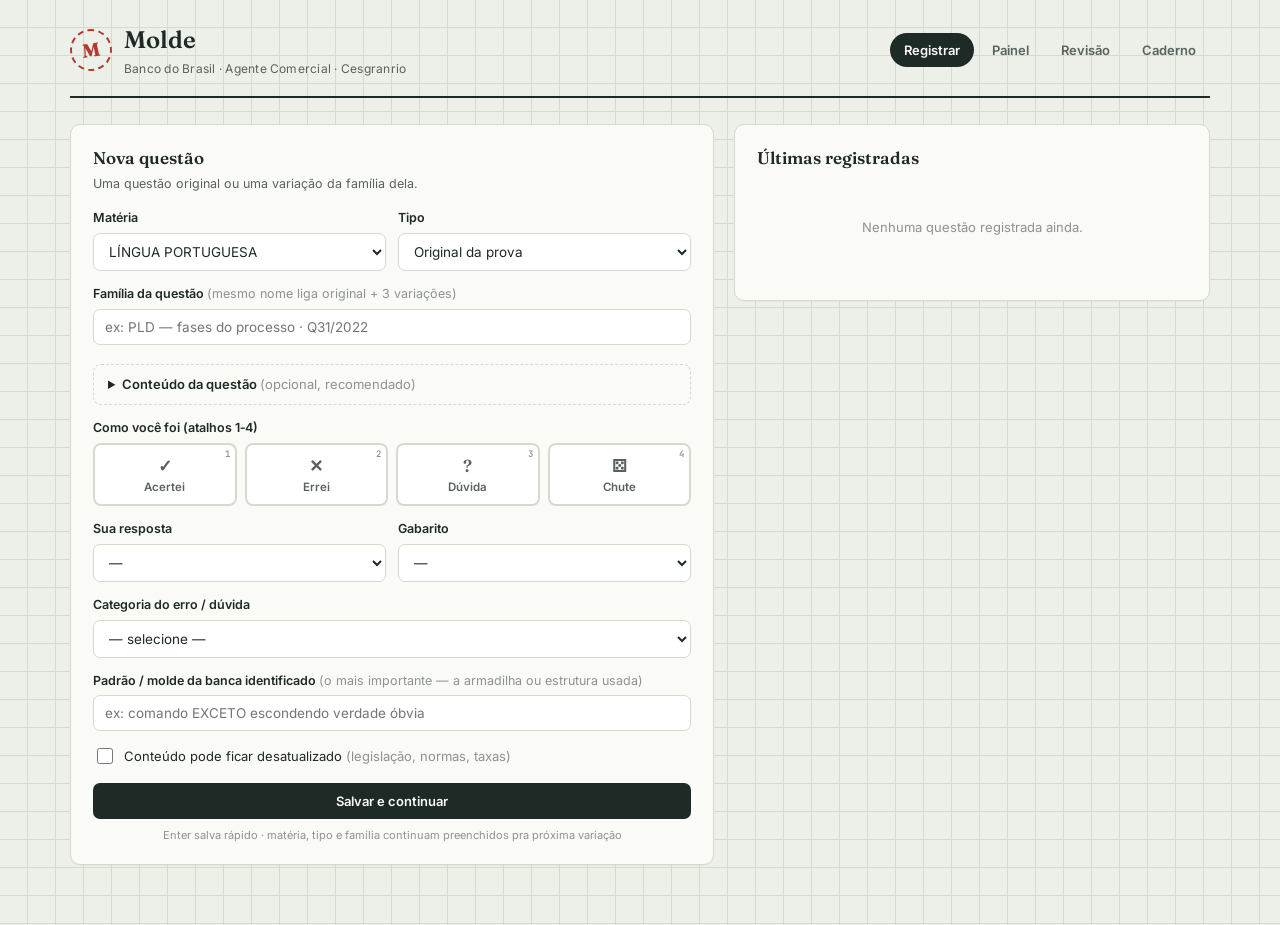
<file: index.html>
<!DOCTYPE html>
<html lang="pt-BR">
<head>
<meta charset="UTF-8">
<meta name="viewport" content="width=device-width, initial-scale=1.0">
<title>Molde — BB Agente Comercial · Cesgranrio</title>
<link rel="preconnect" href="https://fonts.googleapis.com">
<link href="https://fonts.googleapis.com/css2?family=Fraunces:opsz,wght@9..144,500;9..144,600;9..144,700&family=Inter:wght@400;500;600;700&family=JetBrains+Mono:wght@400;500;700&display=swap" rel="stylesheet">
<link rel="stylesheet" href="style.css">
</head>
<body>

<div class="app">

  <header class="topbar">
    <div class="brand">
      <span class="brand-stamp">M</span>
      <div class="brand-text">
        <h1>Molde</h1>
        <p>Banco do Brasil · Agente Comercial · Cesgranrio</p>
      </div>
    </div>
    <nav class="tabs" id="tabs">
      <button class="tab active" data-tab="registrar">Registrar</button>
      <button class="tab" data-tab="painel">Painel</button>
      <button class="tab" data-tab="revisao">Revisão <span class="tab-badge" id="revisao-badge" hidden>0</span></button>
      <button class="tab" data-tab="caderno">Caderno</button>
    </nav>
  </header>

  <main>

    <!-- ===================== REGISTRAR ===================== -->
    <section class="tab-panel active" id="panel-registrar">
      <div class="grid-2">

        <form class="card" id="form-questao" autocomplete="off">
          <h2>Nova questão</h2>
          <p class="card-sub">Uma questão original ou uma variação da família dela.</p>

          <div class="field-row">
            <div class="field">
              <label for="materia">Matéria</label>
              <select id="materia" required></select>
            </div>
            <div class="field">
              <label for="tipo">Tipo</label>
              <select id="tipo">
                <option value="original">Original da prova</option>
                <option value="variacao_a">Variação A — mesma lógica</option>
                <option value="variacao_b">Variação B — inversão de comando</option>
                <option value="variacao_c">Variação C — armadilha</option>
              </select>
            </div>
          </div>

          <div class="field">
            <label for="grupo">Família da questão <span class="opt">(mesmo nome liga original + 3 variações)</span></label>
            <input type="text" id="grupo" list="grupo-list" placeholder="ex: PLD — fases do processo · Q31/2022">
            <datalist id="grupo-list"></datalist>
            <p class="field-hint" id="grupo-contador"></p>
          </div>

          <details class="conteudo-completo">
            <summary>Conteúdo da questão <span class="opt">(opcional, recomendado)</span></summary>

            <div class="field colar-pdf-box">
              <label for="colar-bruto">Colar bloco copiado do PDF</label>
              <textarea id="colar-bruto" rows="4" placeholder="A) ...&#10;B) ...&#10;C) ...&#10;D) ...&#10;E) ..."></textarea>
              <div class="colar-pdf-actions">
                <button type="button" class="btn-secondary" id="btn-colar-separar">Separar automaticamente</button>
                <span class="colar-pdf-status" id="colar-pdf-status"></span>
              </div>
            </div>

            <div class="field">
              <label for="enunciado">Enunciado</label>
              <textarea id="enunciado" rows="3" placeholder="Comando da questão"></textarea>
            </div>

            <div class="field">
              <label>Alternativas</label>
              <div class="alt-grid">
                <input type="text" id="alt-a" placeholder="A)">
                <input type="text" id="alt-b" placeholder="B)">
                <input type="text" id="alt-c" placeholder="C)">
                <input type="text" id="alt-d" placeholder="D)">
                <input type="text" id="alt-e" placeholder="E)">
              </div>
            </div>
          </details>

          <div class="field">
            <label>Como você foi <span class="kbd-hint">(atalhos 1‑4)</span></label>
            <div class="status-picker" id="status-picker">
              <button type="button" class="bubble bubble-acertei" data-status="acertei"><span class="bubble-mark">✓</span><span>Acertei</span><kbd>1</kbd></button>
              <button type="button" class="bubble bubble-errei" data-status="errei"><span class="bubble-mark">✕</span><span>Errei</span><kbd>2</kbd></button>
              <button type="button" class="bubble bubble-duvida" data-status="duvida"><span class="bubble-mark">?</span><span>Dúvida</span><kbd>3</kbd></button>
              <button type="button" class="bubble bubble-chute" data-status="chute"><span class="bubble-mark">⚄</span><span>Chute</span><kbd>4</kbd></button>
            </div>
          </div>

          <div class="field-row">
            <div class="field">
              <label for="resposta-marcada">Sua resposta</label>
              <select id="resposta-marcada">
                <option value="">—</option>
                <option value="A">A</option><option value="B">B</option><option value="C">C</option><option value="D">D</option><option value="E">E</option>
              </select>
            </div>
            <div class="field">
              <label for="gabarito">Gabarito</label>
              <select id="gabarito">
                <option value="">—</option>
                <option value="A">A</option><option value="B">B</option><option value="C">C</option><option value="D">D</option><option value="E">E</option>
              </select>
            </div>
          </div>

          <div class="field" id="motivo-field" hidden>
            <label for="motivo-categoria">Categoria do erro / dúvida</label>
            <select id="motivo-categoria">
              <option value="">— selecione —</option>
              <option value="nao_sabia">(a) Não sabia o conteúdo</option>
              <option value="interpretei_mal">(b) Interpretei mal o enunciado</option>
              <option value="pegadinha_comando">(c) Caí na pegadinha do comando</option>
            </select>
          </div>

          <div class="field">
            <label for="padrao">Padrão / molde da banca identificado <span class="opt">(o mais importante — a armadilha ou estrutura usada)</span></label>
            <input type="text" id="padrao" list="padrao-list" placeholder="ex: comando EXCETO escondendo verdade óbvia">
            <datalist id="padrao-list"></datalist>
          </div>

          <label class="field-check" for="volatil">
            <input type="checkbox" id="volatil">
            <span>Conteúdo pode ficar desatualizado <span class="opt">(legislação, normas, taxas)</span></span>
          </label>

          <button type="submit" class="btn-primary" id="btn-salvar">Salvar e continuar</button>
          <p class="save-hint">Enter salva rápido · matéria, tipo e família continuam preenchidos pra próxima variação</p>
        </form>

        <div class="card">
          <h2>Últimas registradas</h2>
          <div id="lista-recentes" class="lista-recentes"></div>
        </div>

      </div>
    </section>

    <!-- ===================== PAINEL ===================== -->
    <section class="tab-panel" id="panel-painel">
      <div class="dash-grid">

        <div class="card stat-card-big">
          <span class="stat-label">Taxa de acerto geral</span>
          <span class="stat-value-big" id="stat-acerto-geral">—</span>
          <span class="stat-sub" id="stat-total-questoes">0 questões</span>
        </div>

        <div class="card stat-card-big">
          <span class="stat-label">Sequência de estudo</span>
          <span class="stat-value-big" id="streak-numero">0 dias</span>
          <span class="stat-sub">dias seguidos com questão registrada</span>
        </div>

        <div class="card timer-card">
          <h2>Tempo de estudo</h2>
          <div class="timer-box" id="timer-box-estudo">
            <span class="timer-display" id="timer-display-estudo">00:00</span>
            <div class="timer-actions">
              <button type="button" class="btn-secondary" id="btn-estudo-timer-toggle">▶ Iniciar</button>
            </div>
          </div>
          <div class="tempo-estudo-add">
            <input type="date" id="tempo-estudo-data">
            <input type="text" id="tempo-estudo-min" placeholder="hh:mm ou minutos">
            <button type="button" class="btn-secondary" id="btn-tempo-estudo-add">+ Adicionar</button>
          </div>
          <p class="tempo-estudo-resumo" id="tempo-estudo-resumo"></p>
        </div>

        <div class="card span2">
          <h2>Taxa de acerto por matéria</h2>
          <div id="materias-bars" class="materias-bars"></div>
        </div>

        <div class="card span2 destaque-card">
          <h2>Padrões da banca mais recorrentes</h2>
          <p class="card-sub">Cruza todos os padrões que você identificou, em todas as matérias. Isso é o que mais importa — se um molde se repete, é ataque prioritário.</p>
          <div id="padroes-lista" class="ranking-fracos"></div>
          <p id="padroes-vazio" class="empty-state" hidden>Nenhum padrão registrado ainda. Preencha o campo "Padrão / molde da banca" ao salvar questões.</p>
        </div>

        <div class="card span2">
          <h2>Famílias de questões</h2>
          <p class="card-sub">Original + 3 variações agrupadas pelo campo "Família". Meta: 4 por família.</p>
          <div id="familias-lista" class="ranking-fracos"></div>
        </div>

        <div class="card span2">
          <h2>Backup dos dados</h2>
          <div class="backup-actions">
            <button class="btn-secondary" id="btn-exportar">Exportar backup (JSON)</button>
            <label class="btn-secondary btn-file">Importar backup<input type="file" id="input-importar" accept="application/json" hidden></label>
            <button class="btn-secondary btn-danger" id="btn-limpar">Limpar todos os dados</button>
          </div>
        </div>

      </div>
    </section>

    <!-- ===================== REVISÃO ===================== -->
    <section class="tab-panel" id="panel-revisao">
      <div class="card">
        <div class="revisao-header">
          <h2>Revisar questões</h2>
          <div class="revisao-filtros">
            <select id="filtro-materia"><option value="">Todas as matérias</option></select>
            <select id="filtro-status">
              <option value="">Errei + Dúvida</option>
              <option value="errei">Só errei</option>
              <option value="duvida">Só dúvida</option>
              <option value="acertei">Só acertei</option>
              <option value="chute">Só chute</option>
              <option value="todas">Todas</option>
            </select>
            <button type="button" class="btn-primary btn-praticar" id="btn-iniciar-pratica">▶ Praticar estas</button>
          </div>
        </div>
        <div id="lista-revisao" class="lista-revisao"></div>
        <p id="revisao-vazio" class="empty-state" hidden>Nada por aqui — filtre diferente ou registre mais questões.</p>
      </div>
    </section>

    <!-- ===================== CADERNO ===================== -->
    <section class="tab-panel" id="panel-caderno">
      <div class="caderno-grid">

        <div class="card caderno-sidebar">
          <div class="caderno-sidebar-topo">
            <h2>Minhas folhas</h2>
            <button type="button" class="btn-primary" id="btn-caderno-nova">+ Nova folha</button>
            <button type="button" class="btn-secondary" id="btn-caderno-leitura">Modo leitura / PDF</button>
          </div>
          <select id="caderno-filtro-materia"><option value="">Todas as matérias</option></select>
          <div id="caderno-lista" class="caderno-lista"></div>
          <p id="caderno-lista-vazio" class="empty-state" hidden>Nenhuma folha ainda.</p>
        </div>

        <div class="card caderno-editor" id="caderno-editor" hidden>
          <div class="caderno-editor-topo">
            <input type="text" id="caderno-titulo" class="caderno-titulo-input" placeholder="Título da folha">
            <select id="caderno-materia"><option value="">Geral / livre</option></select>
            <button type="button" class="btn-secondary btn-danger" id="btn-caderno-excluir">Excluir</button>
          </div>
          <div class="caderno-toolbar">
            <div class="caderno-toolbar-grupo" id="caderno-marcadores">
              <span class="caderno-toolbar-label">Grifar:</span>
              <button type="button" class="caderno-swatch sw-amarelo" data-marca="#fff176" title="Amarelo"></button>
              <button type="button" class="caderno-swatch sw-verde" data-marca="rgba(58,125,103,.35)" title="Verde"></button>
              <button type="button" class="caderno-swatch sw-azul" data-marca="rgba(46,92,138,.30)" title="Azul"></button>
              <button type="button" class="caderno-swatch sw-vermelho" data-marca="rgba(193,68,58,.28)" title="Vermelho"></button>
              <button type="button" class="caderno-toolbar-btn" id="btn-caderno-sem-grifo" title="Remover grifo">⌫</button>
            </div>
            <div class="caderno-toolbar-grupo">
              <button type="button" class="caderno-toolbar-btn" id="btn-caderno-bold"><b>N</b></button>
              <button type="button" class="caderno-toolbar-btn" id="btn-caderno-italic"><i>I</i></button>
              <button type="button" class="caderno-toolbar-btn" id="btn-caderno-underline"><u>S</u></button>
            </div>
          </div>
          <div class="caderno-area" id="caderno-area" contenteditable="true" data-placeholder="Escreva ou cole aqui..."></div>
          <p class="caderno-salvo" id="caderno-salvo"></p>
        </div>

        <div class="card caderno-vazio-geral" id="caderno-sem-selecao">
          <p class="empty-state">Selecione uma folha ou crie uma nova.</p>
        </div>

      </div>
    </section>

  </main>
</div>

<div class="pratica-overlay" id="pratica-overlay">
  <div class="pratica-modal">
    <div class="pratica-top">
      <span class="pratica-progresso" id="pratica-progresso">1 / 1</span>
      <span class="pratica-placar" id="pratica-placar"></span>
      <button type="button" class="btn-secondary" id="btn-pratica-sair">✕ Sair</button>
    </div>
    <div class="pratica-body" id="pratica-body"></div>
  </div>
</div>

<div class="leitura-overlay" id="leitura-overlay">
  <div class="leitura-top">
    <button type="button" class="btn-secondary" id="btn-leitura-fechar">✕ Fechar</button>
    <div class="leitura-nav">
      <button type="button" class="btn-secondary" id="btn-leitura-anterior">◀</button>
      <span class="leitura-contador" id="leitura-contador">1 / 1</span>
      <button type="button" class="btn-secondary" id="btn-leitura-proxima">▶</button>
    </div>
    <button type="button" class="btn-primary" id="btn-leitura-imprimir">Baixar caderno em PDF</button>
  </div>
  <div class="leitura-corpo">
    <div class="leitura-folha">
      <h2 id="leitura-titulo"></h2>
      <div class="leitura-conteudo" id="leitura-conteudo"></div>
    </div>
  </div>
</div>
<div id="caderno-print-area"></div>

<script src="app.js"></script>
</body>
</html>
</file>
<file: style.css>
/* ==========================================================================
   Tokens
   ========================================================================== */
:root {
  --paper: #EDEFE9;
  --paper-card: #FAFAF6;
  --ink: #1E2A26;
  --ink-soft: #58635D;
  --ink-faint: #8B948D;
  --line: #D6D9CE;

  --green: #2F6B54;
  --green-soft: #E4EEE7;
  --red: #B23A2E;
  --red-soft: #F5E4E1;
  --amber: #A8761F;
  --amber-soft: #F2E9D6;
  --blue: #2E5C8A;
  --blue-soft: #E2E9F1;

  --radius: 10px;
  --font-display: 'Fraunces', serif;
  --font-body: 'Inter', sans-serif;
  --font-mono: 'JetBrains Mono', monospace;
}

* { box-sizing: border-box; }

body {
  margin: 0;
  background: var(--paper);
  background-image:
    linear-gradient(var(--line) 1px, transparent 1px),
    linear-gradient(90deg, var(--line) 1px, transparent 1px);
  background-size: 28px 28px;
  background-position: -1px -1px;
  color: var(--ink);
  font-family: var(--font-body);
  font-size: 14.5px;
  line-height: 1.5;
}

h1, h2 { font-family: var(--font-display); font-weight: 600; margin: 0; color: var(--ink); }
h2 { font-size: 17px; margin-bottom: 4px; }

/* ==========================================================================
   Layout
   ========================================================================== */
.app { max-width: 1180px; margin: 0 auto; padding: 0 20px 60px; }

.topbar {
  display: flex; align-items: center; justify-content: space-between;
  flex-wrap: wrap; gap: 16px;
  padding: 22px 0 18px;
  border-bottom: 2px solid var(--ink);
  margin-bottom: 26px;
}

.brand { display: flex; align-items: center; gap: 12px; }

.brand-stamp {
  width: 42px; height: 42px; border-radius: 50%;
  border: 2.5px dashed var(--red);
  display: flex; align-items: center; justify-content: center;
  font-family: var(--font-display); font-weight: 700; font-size: 19px;
  color: var(--red); transform: rotate(-8deg);
}

.brand-text h1 { font-size: 24px; }
.brand-text p { margin: 2px 0 0; font-size: 12px; color: var(--ink-soft); letter-spacing: .02em; }

.tabs { display: flex; gap: 4px; flex-wrap: wrap; }
.tab {
  font-family: var(--font-body); font-weight: 600; font-size: 13px;
  background: transparent; border: none; padding: 9px 14px; border-radius: 999px;
  color: var(--ink-soft); cursor: pointer; transition: background .15s, color .15s;
}
.tab:hover { background: var(--paper-card); color: var(--ink); }
.tab.active { background: var(--ink); color: var(--paper-card); }
.tab-badge {
  background: var(--red); color: #fff; font-size: 10px; font-family: var(--font-mono);
  border-radius: 999px; padding: 1px 6px; margin-left: 6px;
}

.tab-panel { display: none; }
.tab-panel.active { display: block; }

.grid-2 { display: grid; grid-template-columns: 1.15fr .85fr; gap: 20px; align-items: start; }
.dash-grid { display: grid; grid-template-columns: repeat(2, 1fr); gap: 18px; }
.span2 { grid-column: span 2; }
@media (max-width: 900px) {
  .grid-2 { grid-template-columns: 1fr; }
  .dash-grid { grid-template-columns: 1fr; }
  .span2 { grid-column: span 1; }
}

.card {
  background: var(--paper-card);
  border: 1px solid var(--line);
  border-radius: var(--radius);
  padding: 20px 22px;
  box-shadow: 0 1px 0 rgba(30,42,38,.03);
}
.card-sub { color: var(--ink-soft); font-size: 12.5px; margin: 2px 0 16px; }

/* ==========================================================================
   Forms
   ========================================================================== */
.field { margin-bottom: 14px; display: flex; flex-direction: column; gap: 5px; }
.field-row { display: grid; grid-template-columns: 1fr 1fr; gap: 12px; margin-bottom: 14px; }
.field-row .field { margin-bottom: 0; }

label { font-size: 12.5px; font-weight: 600; color: var(--ink); }
.opt { font-weight: 400; color: var(--ink-faint); }

input[type=text], input[type=number], input[type=date], select, textarea {
  font-family: var(--font-body); font-size: 13.5px; color: var(--ink);
  background: #fff; border: 1px solid var(--line); border-radius: 7px;
  padding: 9px 11px; width: 100%;
}
textarea { resize: vertical; font-family: var(--font-mono); font-size: 12.5px; }
input:focus, select:focus, textarea:focus { outline: 2px solid var(--blue); outline-offset: 1px; border-color: var(--blue); }

.field-hint { font-size: 11.5px; color: var(--ink-faint); margin: 0; }

.conteudo-completo { margin-bottom: 14px; border: 1px dashed var(--line); border-radius: 8px; padding: 10px 14px; }
.conteudo-completo summary { cursor: pointer; font-weight: 600; font-size: 13px; }
.conteudo-completo[open] summary { margin-bottom: 12px; }

.colar-pdf-box { background: var(--blue-soft); border-radius: 8px; padding: 12px; margin-bottom: 14px; }
.colar-pdf-actions { display: flex; align-items: center; gap: 10px; margin-top: 6px; }
.colar-pdf-status { font-size: 12px; color: var(--green); font-weight: 600; }

.alt-grid { display: grid; grid-template-columns: 1fr; gap: 6px; }

.field-check { display: flex; align-items: center; gap: 8px; font-weight: 400; font-size: 13px; margin-bottom: 16px; cursor: pointer; }
.field-check input { width: 16px; height: 16px; }

/* Status stamps */
.status-picker { display: grid; grid-template-columns: repeat(4, 1fr); gap: 8px; }
.bubble {
  display: flex; flex-direction: column; align-items: center; gap: 4px;
  border: 2px solid var(--line); background: #fff; border-radius: 8px;
  padding: 10px 6px; cursor: pointer; font-family: var(--font-body); font-size: 11.5px; font-weight: 600;
  color: var(--ink-soft); position: relative; transition: transform .1s, border-color .1s;
}
.bubble kbd { position: absolute; top: 3px; right: 5px; font-size: 9px; color: var(--ink-faint); font-family: var(--font-mono); }
.bubble-mark { font-size: 17px; font-family: var(--font-display); }
.bubble:hover { transform: translateY(-1px); }
.bubble-acertei.active { border-color: var(--green); background: var(--green-soft); color: var(--green); }
.bubble-errei.active { border-color: var(--red); background: var(--red-soft); color: var(--red); }
.bubble-duvida.active { border-color: var(--amber); background: var(--amber-soft); color: var(--amber); }
.bubble-chute.active { border-color: var(--blue); background: var(--blue-soft); color: var(--blue); }

.btn-primary, .btn-secondary {
  font-family: var(--font-body); font-weight: 600; font-size: 13px; border-radius: 7px;
  padding: 10px 16px; cursor: pointer; border: none;
}
.btn-primary { background: var(--ink); color: var(--paper-card); width: 100%; }
.btn-primary:hover { background: #0f1613; }
.btn-secondary { background: #fff; border: 1px solid var(--line); color: var(--ink); }
.btn-secondary:hover { border-color: var(--ink-soft); }
.btn-danger { color: var(--red); border-color: var(--red); }
.btn-file { display: inline-flex; align-items: center; }
.save-hint { text-align: center; font-size: 11px; color: var(--ink-faint); margin: 8px 0 0; }
.btn-praticar { background: var(--green); color: #fff; }

/* ==========================================================================
   Stamps (status marks on records)
   ========================================================================== */
.stamp {
  display: inline-flex; align-items: center; justify-content: center;
  font-family: var(--font-display); font-weight: 700; font-size: 10.5px;
  letter-spacing: .04em; text-transform: uppercase;
  border: 1.5px solid; border-radius: 999px; padding: 2px 9px;
  transform: rotate(-2deg);
}
.stamp-acertei { color: var(--green); border-color: var(--green); background: var(--green-soft); }
.stamp-errei { color: var(--red); border-color: var(--red); background: var(--red-soft); }
.stamp-duvida { color: var(--amber); border-color: var(--amber); background: var(--amber-soft); }
.stamp-chute { color: var(--blue); border-color: var(--blue); background: var(--blue-soft); }

/* ==========================================================================
   Lists
   ========================================================================== */
.lista-recentes, .lista-revisao { display: flex; flex-direction: column; gap: 10px; }
.item-recente, .item-revisao {
  border: 1px solid var(--line); border-radius: 8px; padding: 12px 14px; background: #fff;
}
.item-recente-topo, .item-revisao-topo { display: flex; align-items: center; justify-content: space-between; gap: 8px; flex-wrap: wrap; }
.item-materia { font-size: 11px; font-weight: 700; color: var(--ink-soft); text-transform: uppercase; letter-spacing: .03em; }
.item-tipo { font-size: 11px; color: var(--ink-faint); font-family: var(--font-mono); }
.item-padrao {
  margin-top: 8px; font-size: 12.5px; background: var(--paper); border-left: 3px solid var(--red);
  padding: 6px 10px; border-radius: 0 6px 6px 0; color: var(--ink);
}
.item-enunciado { margin-top: 8px; font-size: 12.5px; color: var(--ink-soft); }
.item-volatil { font-size: 10.5px; color: var(--amber); font-weight: 600; margin-top: 6px; }
.empty-state { color: var(--ink-faint); font-size: 13px; text-align: center; padding: 30px 0; }

.revisao-header { display: flex; justify-content: space-between; align-items: center; flex-wrap: wrap; gap: 12px; margin-bottom: 16px; }
.revisao-filtros { display: flex; gap: 8px; flex-wrap: wrap; }
.revisao-filtros select { width: auto; }

/* ==========================================================================
   Painel
   ========================================================================== */
.stat-card-big { display: flex; flex-direction: column; gap: 2px; }
.stat-label { font-size: 11.5px; font-weight: 700; color: var(--ink-soft); text-transform: uppercase; letter-spacing: .03em; }
.stat-value-big { font-family: var(--font-mono); font-size: 34px; font-weight: 700; color: var(--ink); }
.stat-sub { font-size: 12px; color: var(--ink-faint); }

.destaque-card { border: 1.5px solid var(--red); background: var(--red-soft); }
.destaque-card h2, .destaque-card .card-sub { }

.materias-bars, .ranking-fracos { display: flex; flex-direction: column; gap: 10px; }
.materia-bar-row { display: grid; grid-template-columns: 160px 1fr 50px; align-items: center; gap: 10px; font-size: 12.5px; }
.materia-bar-track { height: 8px; background: var(--line); border-radius: 999px; overflow: hidden; }
.materia-bar-fill { height: 100%; border-radius: 999px; }
.ranking-item {
  display: flex; justify-content: space-between; align-items: center; gap: 10px;
  background: #fff; border: 1px solid var(--line); border-radius: 7px; padding: 9px 12px; font-size: 13px;
}
.ranking-item-count { font-family: var(--font-mono); font-weight: 700; color: var(--red); font-size: 12px; }
.ranking-item-tags { font-size: 10.5px; color: var(--ink-faint); }

.familia-row { display: flex; align-items: center; gap: 10px; font-size: 13px; background: #fff; border: 1px solid var(--line); border-radius: 7px; padding: 9px 12px; }
.familia-dots { display: flex; gap: 4px; margin-left: auto; }
.familia-dot { width: 9px; height: 9px; border-radius: 50%; background: var(--line); }
.familia-dot.on { background: var(--green); }

.timer-card { display: flex; flex-direction: column; }
.timer-box { display: flex; align-items: center; justify-content: space-between; gap: 10px; margin-bottom: 12px; }
.timer-display { font-family: var(--font-mono); font-size: 26px; font-weight: 700; }
.tempo-estudo-add { display: flex; gap: 8px; margin-bottom: 8px; }
.tempo-estudo-resumo { font-size: 12px; color: var(--ink-soft); margin: 0; }

.backup-actions { display: flex; gap: 10px; flex-wrap: wrap; }

/* ==========================================================================
   Prática (overlay)
   ========================================================================== */
.pratica-overlay, .leitura-overlay {
  display: none; position: fixed; inset: 0; background: rgba(30,42,38,.75);
  z-index: 50; align-items: center; justify-content: center; padding: 24px;
}
.pratica-overlay.open, .leitura-overlay.open { display: flex; }
.pratica-modal { background: var(--paper-card); border-radius: 12px; max-width: 640px; width: 100%; max-height: 88vh; overflow-y: auto; padding: 22px; }
.pratica-top { display: flex; justify-content: space-between; align-items: center; margin-bottom: 16px; }
.pratica-progresso { font-family: var(--font-mono); font-size: 12px; color: var(--ink-soft); }
.pratica-alt-btn {
  display: block; width: 100%; text-align: left; padding: 10px 14px; margin-bottom: 8px;
  border: 1px solid var(--line); border-radius: 7px; background: #fff; cursor: pointer; font-size: 13px;
}
.pratica-alt-btn.correta { border-color: var(--green); background: var(--green-soft); }
.pratica-alt-btn.errada { border-color: var(--red); background: var(--red-soft); }

.leitura-overlay { flex-direction: column; background: var(--paper); z-index: 60; }
.leitura-top { display: flex; justify-content: space-between; align-items: center; padding: 14px 24px; border-bottom: 1px solid var(--line); }
.leitura-nav { display: flex; align-items: center; gap: 10px; }
.leitura-corpo { flex: 1; overflow-y: auto; padding: 30px; display: flex; justify-content: center; }
.leitura-folha { max-width: 720px; width: 100%; background: #fff; padding: 40px; border-radius: 8px; }

/* ==========================================================================
   Caderno
   ========================================================================== */
.caderno-grid { display: grid; grid-template-columns: 280px 1fr; gap: 18px; }
@media (max-width: 900px) { .caderno-grid { grid-template-columns: 1fr; } }
.caderno-sidebar-topo { display: flex; flex-direction: column; gap: 8px; margin-bottom: 12px; }
.caderno-lista { display: flex; flex-direction: column; gap: 6px; margin-top: 10px; }
.caderno-item { padding: 9px 11px; border-radius: 7px; border: 1px solid var(--line); background: #fff; cursor: pointer; font-size: 12.5px; }
.caderno-item.active { border-color: var(--ink); background: var(--paper); }
.caderno-item-titulo { font-weight: 600; }
.caderno-item-materia { font-size: 10.5px; color: var(--ink-faint); }

.caderno-editor-topo { display: flex; gap: 8px; margin-bottom: 12px; flex-wrap: wrap; }
.caderno-titulo-input { flex: 1; font-family: var(--font-display); font-size: 16px; font-weight: 600; border: none; border-bottom: 2px solid var(--line); border-radius: 0; padding: 4px 2px; }
.caderno-toolbar { display: flex; gap: 16px; flex-wrap: wrap; align-items: center; margin-bottom: 12px; padding-bottom: 10px; border-bottom: 1px solid var(--line); }
.caderno-toolbar-grupo { display: flex; align-items: center; gap: 6px; }
.caderno-toolbar-label { font-size: 11px; color: var(--ink-faint); }
.caderno-swatch { width: 20px; height: 20px; border-radius: 50%; border: 1px solid var(--line); cursor: pointer; }
.sw-amarelo { background: #fff176; } .sw-verde { background: #3a7d67; } .sw-azul { background: #2e5c8a; } .sw-vermelho { background: #c1443a; }
.caderno-toolbar-btn { border: 1px solid var(--line); background: #fff; border-radius: 6px; padding: 5px 9px; cursor: pointer; font-size: 12px; }
.caderno-area { min-height: 320px; border: 1px solid var(--line); border-radius: 8px; padding: 16px; font-size: 14px; line-height: 1.7; }
.caderno-area:empty:before { content: attr(data-placeholder); color: var(--ink-faint); }
.caderno-salvo { font-size: 11px; color: var(--ink-faint); margin: 8px 0 0; }
.caderno-vazio-geral { display: flex; align-items: center; justify-content: center; }
</file>
